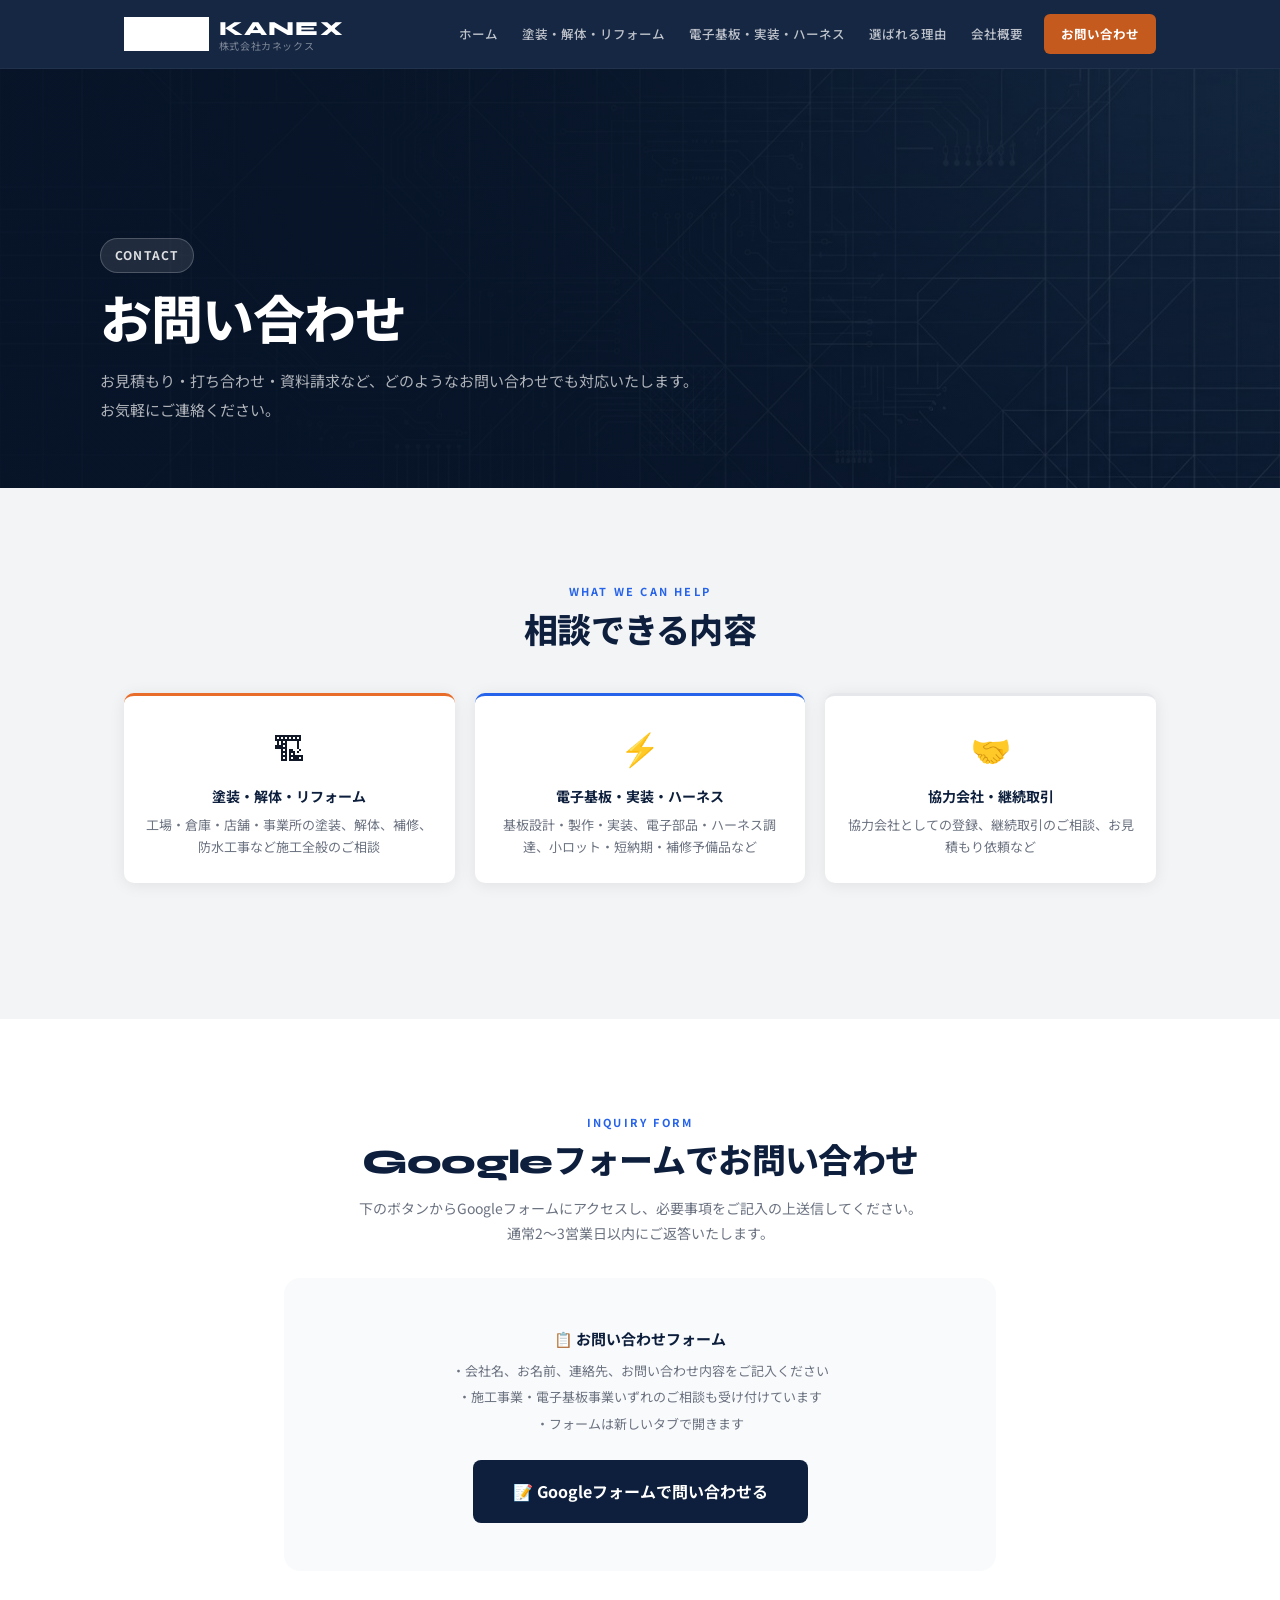
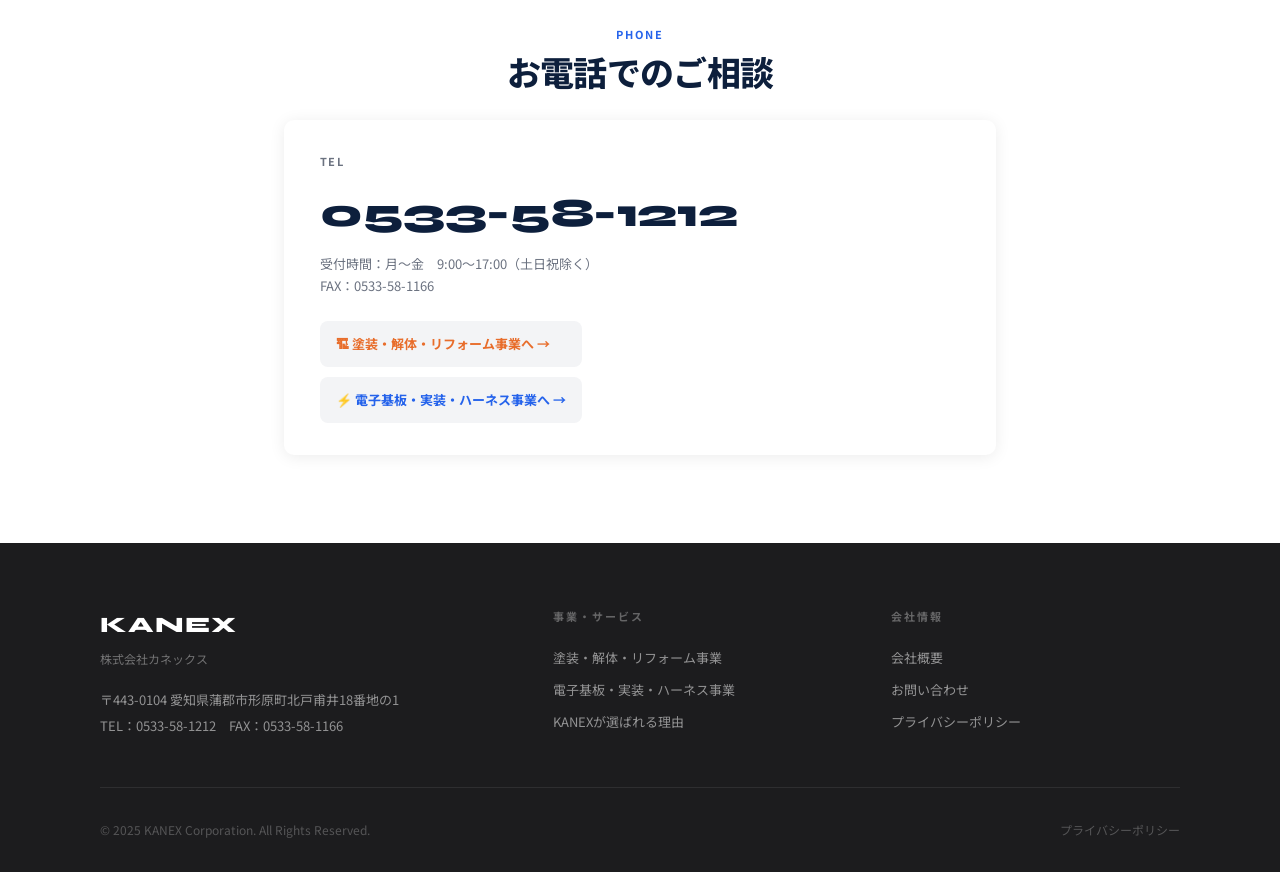
<file: contact.html>
<!DOCTYPE html>
<html lang="ja">
<head>
  <meta charset="UTF-8">
  <meta name="viewport" content="width=device-width, initial-scale=1.0">
  <title>お問い合わせ｜株式会社カネックス</title>
  <meta name="description" content="KANEXへのお問い合わせ。塗装・解体・リフォーム工事、電子基板・実装・ハーネスに関するご相談・お見積もりはこちらから。">
  <link rel="icon" href="Photos/kanex-logo.png" type="image/png">
  <link rel="stylesheet" href="assets/css/style.css">
</head>
<body>
  <header class="site-header">
    <div class="header-inner">
      <a href="index.html" class="logo"><img src="Photos/kanex-logo.png" alt="KANEX" class="logo-img"><div class="logo-text"><span class="logo-en">KANEX</span><span class="logo-jp">株式会社カネックス</span></div></a>
      <nav class="nav">
        <a href="index.html" class="nav-link">ホーム</a>
        <a href="construction.html" class="nav-link">塗装・解体・リフォーム</a>
        <a href="electronics.html" class="nav-link">電子基板・実装・ハーネス</a>
        <a href="why-kanex.html" class="nav-link">選ばれる理由</a>
        <a href="company.html" class="nav-link">会社概要</a>
        <a href="contact.html" class="nav-cta" style="background:var(--orange-dark);">お問い合わせ</a>
      </nav>
      <button class="hamburger" aria-label="メニューを開く"><span></span><span></span><span></span></button>
    </div>
  </header>
  <nav class="mobile-nav">
    <a href="index.html" class="mobile-nav-link">ホーム</a>
    <a href="construction.html" class="mobile-nav-link">塗装・解体・リフォーム事業</a>
    <a href="electronics.html" class="mobile-nav-link">電子基板・実装・ハーネス事業</a>
    <a href="why-kanex.html" class="mobile-nav-link">KANEXが選ばれる理由</a>
    <a href="company.html" class="mobile-nav-link">会社概要</a>
    <a href="contact.html" class="mobile-nav-cta">お問い合わせ</a>
  </nav>

  <section class="page-hero">
    <div class="page-hero-bg" style="background-image:url('Photos/input_file_14.png');"></div>
    <div class="page-hero-overlay"></div>
    <div class="page-hero-inner">
      <span class="page-hero-badge">CONTACT</span>
      <h1>お問い合わせ</h1>
      <p class="page-hero-sub">お見積もり・打ち合わせ・資料請求など、どのようなお問い合わせでも対応いたします。<br>お気軽にご連絡ください。</p>
    </div>
  </section>

  <!-- 相談内容ガイド -->
  <section class="section-pad" style="background:var(--gray-100);">
    <div class="container">
      <div style="text-align:center;margin-bottom:40px;">
        <span class="eyebrow">WHAT WE CAN HELP</span>
        <h2 class="section-title">相談できる内容</h2>
      </div>
      <div class="contact-opts">
        <div class="co-card co-card-o">
          <div class="co-ico">🏗</div>
          <div class="co-t">塗装・解体・リフォーム</div>
          <p class="co-p">工場・倉庫・店舗・事業所の塗装、解体、補修、防水工事など施工全般のご相談</p>
        </div>
        <div class="co-card co-card-b">
          <div class="co-ico">⚡</div>
          <div class="co-t">電子基板・実装・ハーネス</div>
          <p class="co-p">基板設計・製作・実装、電子部品・ハーネス調達、小ロット・短納期・補修予備品など</p>
        </div>
        <div class="co-card">
          <div class="co-ico">🤝</div>
          <div class="co-t">協力会社・継続取引</div>
          <p class="co-p">協力会社としての登録、継続取引のご相談、お見積もり依頼など</p>
        </div>
      </div>
    </div>
  </section>

  <!-- Googleフォーム -->
  <section class="section-pad" style="background:var(--white);">
    <div class="container" style="max-width:760px;">
      <div style="text-align:center;margin-bottom:32px;">
        <span class="eyebrow">INQUIRY FORM</span>
        <h2 class="section-title">Googleフォームでお問い合わせ</h2>
        <p style="font-size:14px;color:var(--gray-500);margin-top:8px;line-height:1.8;">下のボタンからGoogleフォームにアクセスし、必要事項をご記入の上送信してください。<br>通常2〜3営業日以内にご返答いたします。</p>
      </div>

      <div class="gform-wrap">
        <p style="font-size:15px;font-weight:700;color:var(--navy);margin-bottom:8px;">📋 お問い合わせフォーム</p>
        <p style="font-size:13px;color:var(--gray-500);line-height:1.75;margin-bottom:4px;">・会社名、お名前、連絡先、お問い合わせ内容をご記入ください</p>
        <p style="font-size:13px;color:var(--gray-500);line-height:1.75;margin-bottom:4px;">・施工事業・電子基板事業いずれのご相談も受け付けています</p>
        <p style="font-size:13px;color:var(--gray-500);line-height:1.75;">・フォームは新しいタブで開きます</p>
        <a href="https://docs.google.com/forms/d/e/1FAIpQLScsQVau4MhDx8aRU4BgI4pmqSIFqitVKRauBHumlL_JH9M0Mg/viewform?usp=header" target="_blank" rel="noopener noreferrer" class="gform-btn">
          📝 Googleフォームで問い合わせる
        </a>
      </div>

      <!-- 電話 -->
      <div>
        <div style="text-align:center;margin-bottom:24px;">
          <span class="eyebrow">PHONE</span>
          <h2 class="section-title">お電話でのご相談</h2>
        </div>
        <div class="tel-card">
          <div>
            <div style="font-size:11px;font-weight:700;letter-spacing:0.12em;color:var(--gray-500);margin-bottom:8px;">TEL</div>
            <div class="tel-num"><a href="tel:0533581212">0533-58-1212</a></div>
            <p class="tel-hours">受付時間：月〜金　9:00〜17:00（土日祝除く）<br>FAX：0533-58-1166</p>
          </div>
          <div style="display:flex;flex-direction:column;gap:10px;">
            <a href="construction.html" style="display:flex;align-items:center;gap:10px;text-decoration:none;background:var(--gray-100);border-radius:8px;padding:12px 16px;font-size:13px;font-weight:700;color:var(--orange);transition:all 0.2s;">🏗 塗装・解体・リフォーム事業へ →</a>
            <a href="electronics.html" style="display:flex;align-items:center;gap:10px;text-decoration:none;background:var(--gray-100);border-radius:8px;padding:12px 16px;font-size:13px;font-weight:700;color:var(--blue);transition:all 0.2s;">⚡ 電子基板・実装・ハーネス事業へ →</a>
          </div>
        </div>
      </div>
    </div>
  </section>

  <footer class="site-footer">
    <div class="footer-inner">
      <div><div class="ft-logo-en">KANEX</div><div class="ft-logo-jp">株式会社カネックス</div><div class="ft-info">〒443-0104 愛知県蒲郡市形原町北戸甫井18番地の1<br>TEL：<a href="tel:0533581212">0533-58-1212</a>　FAX：0533-58-1166</div></div>
      <div><div class="ft-nav-ttl">事業・サービス</div><a href="construction.html" class="ft-nav-lnk">塗装・解体・リフォーム事業</a><a href="electronics.html" class="ft-nav-lnk">電子基板・実装・ハーネス事業</a><a href="why-kanex.html" class="ft-nav-lnk">KANEXが選ばれる理由</a></div>
      <div><div class="ft-nav-ttl">会社情報</div><a href="company.html" class="ft-nav-lnk">会社概要</a><a href="contact.html" class="ft-nav-lnk">お問い合わせ</a><a href="privacy.html" class="ft-nav-lnk">プライバシーポリシー</a></div>
    </div>
    <div class="footer-bottom"><span>© 2025 KANEX Corporation. All Rights Reserved.</span><a href="privacy.html" style="color:inherit;">プライバシーポリシー</a></div>
  </footer>
  <script src="assets/js/main.js"></script>
</body>
</html>
</file>
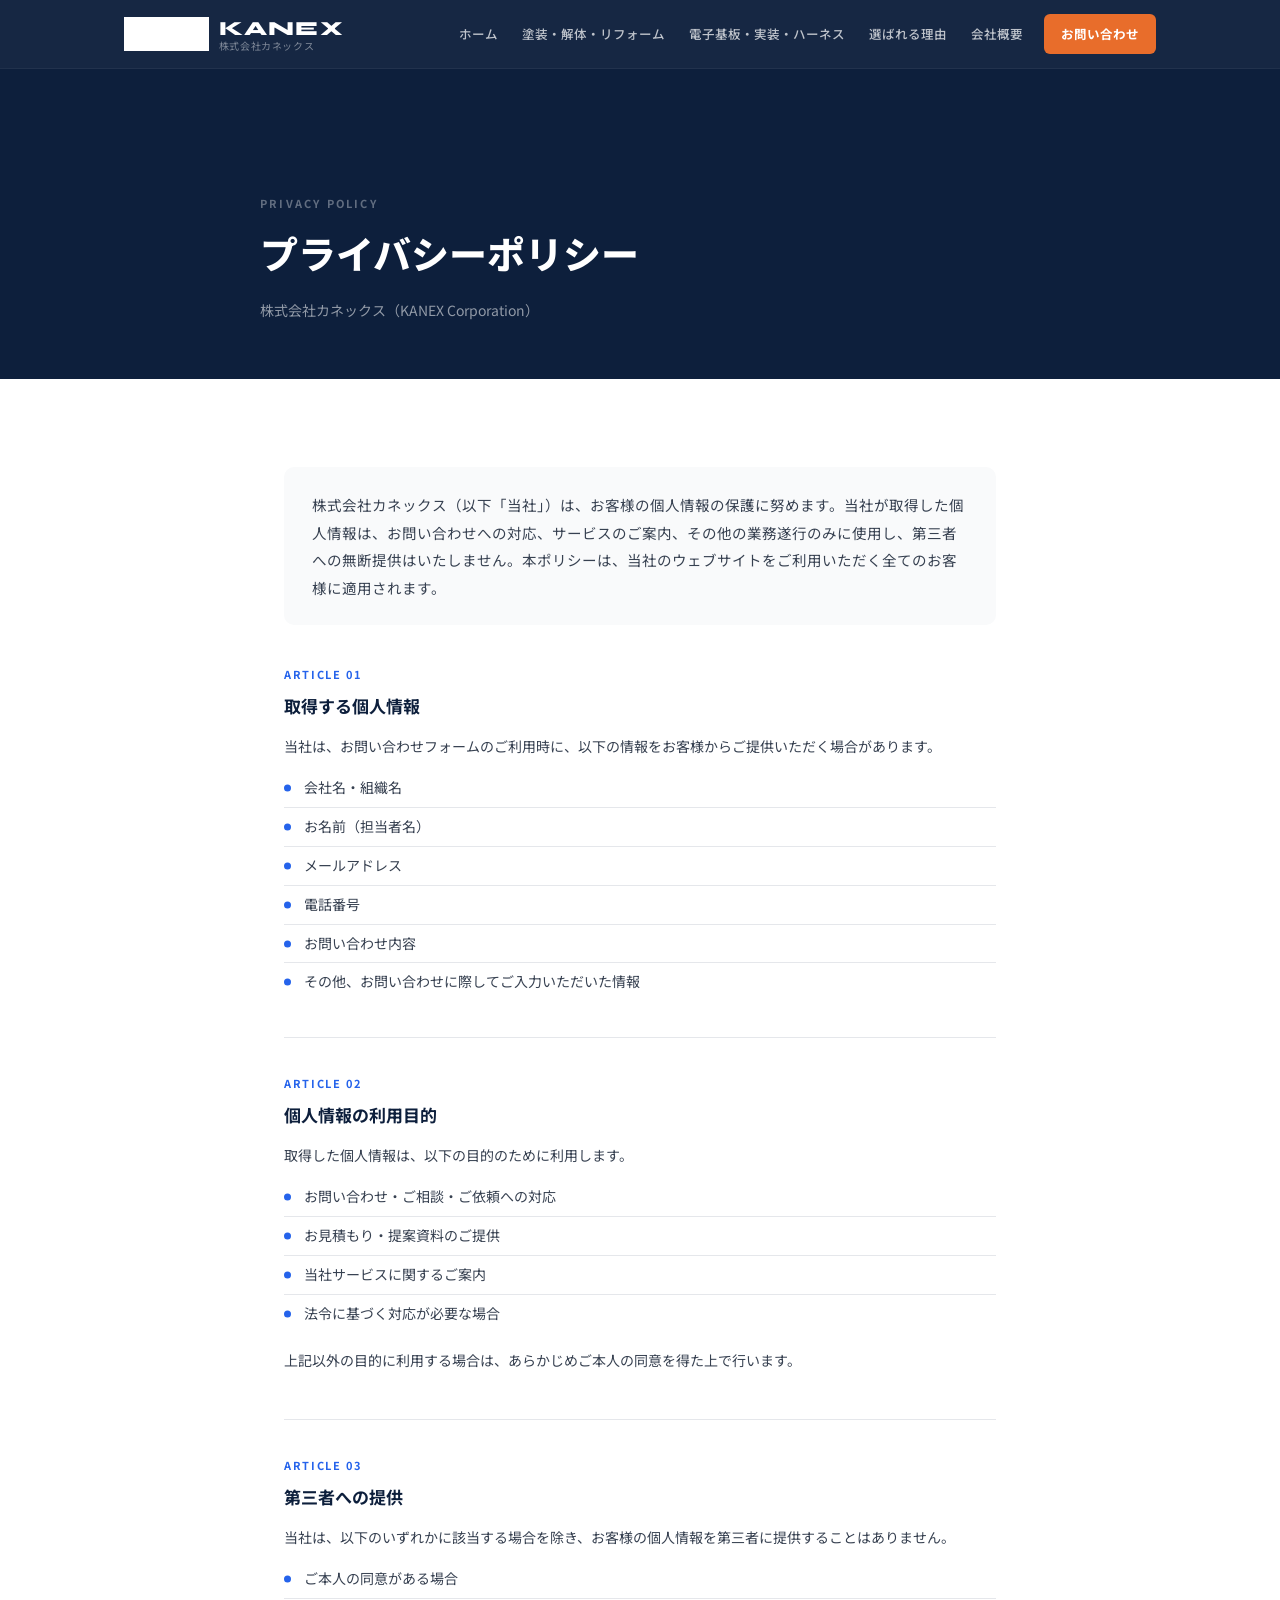
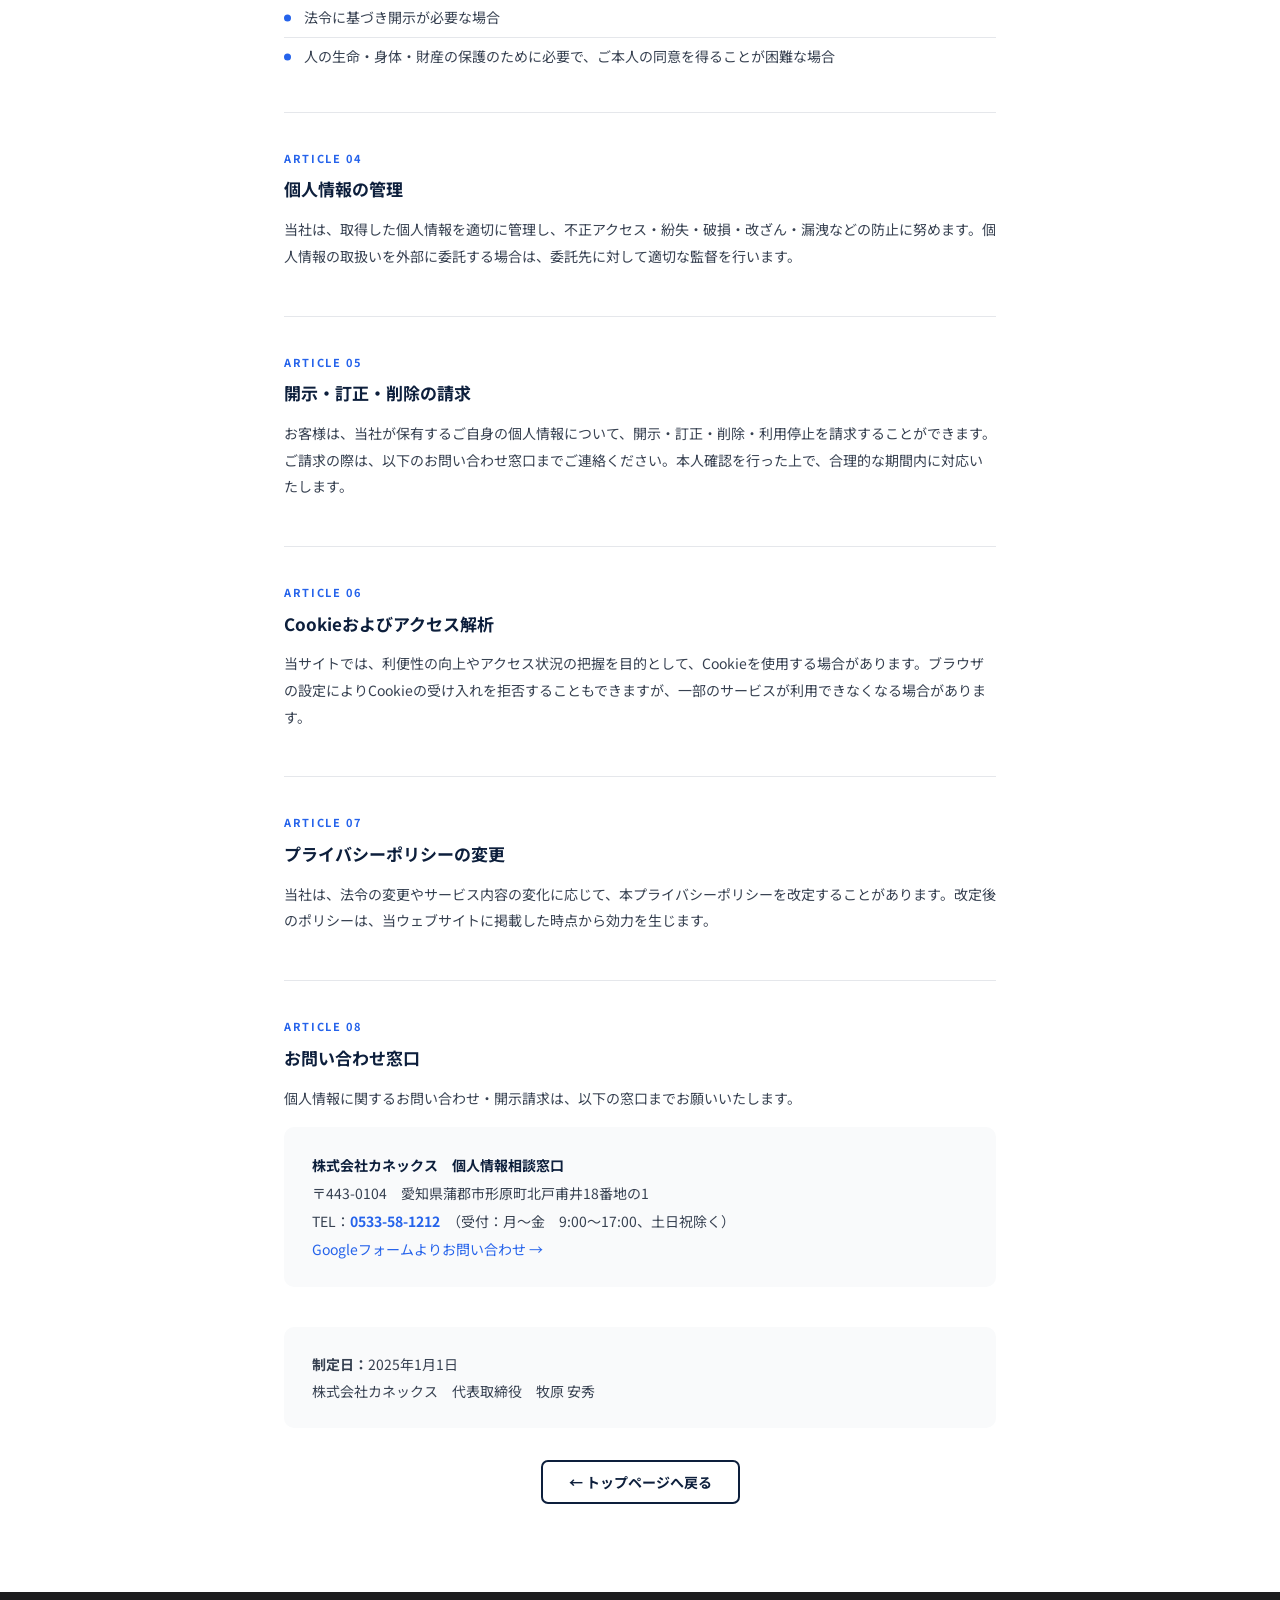
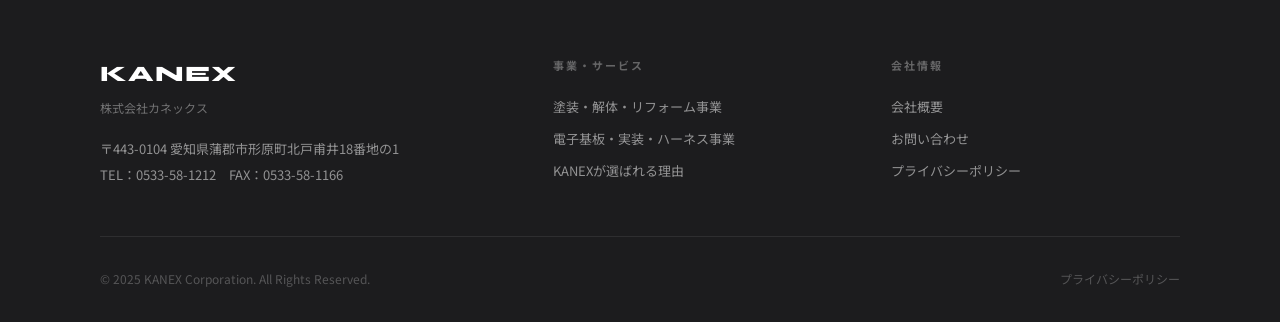
<file: privacy.html>
<!DOCTYPE html>
<html lang="ja">
<head>
  <meta charset="UTF-8">
  <meta name="viewport" content="width=device-width, initial-scale=1.0">
  <title>プライバシーポリシー｜株式会社カネックス</title>
  <meta name="description" content="株式会社カネックスのプライバシーポリシー。個人情報の取得・利用目的・第三者提供・開示請求・お問い合わせ窓口についてご確認ください。">
  <link rel="icon" href="Photos/kanex-logo.png" type="image/png">
  <link rel="stylesheet" href="assets/css/style.css">
</head>
<body>
  <header class="site-header">
    <div class="header-inner">
      <a href="index.html" class="logo"><img src="Photos/kanex-logo.png" alt="KANEX" class="logo-img"><div class="logo-text"><span class="logo-en">KANEX</span><span class="logo-jp">株式会社カネックス</span></div></a>
      <nav class="nav">
        <a href="index.html" class="nav-link">ホーム</a>
        <a href="construction.html" class="nav-link">塗装・解体・リフォーム</a>
        <a href="electronics.html" class="nav-link">電子基板・実装・ハーネス</a>
        <a href="why-kanex.html" class="nav-link">選ばれる理由</a>
        <a href="company.html" class="nav-link">会社概要</a>
        <a href="contact.html" class="nav-cta">お問い合わせ</a>
      </nav>
      <button class="hamburger" aria-label="メニューを開く"><span></span><span></span><span></span></button>
    </div>
  </header>
  <nav class="mobile-nav">
    <a href="index.html" class="mobile-nav-link">ホーム</a>
    <a href="construction.html" class="mobile-nav-link">塗装・解体・リフォーム事業</a>
    <a href="electronics.html" class="mobile-nav-link">電子基板・実装・ハーネス事業</a>
    <a href="why-kanex.html" class="mobile-nav-link">KANEXが選ばれる理由</a>
    <a href="company.html" class="mobile-nav-link">会社概要</a>
    <a href="contact.html" class="mobile-nav-cta">お問い合わせ</a>
  </nav>

  <!-- PAGE HERO (light) -->
  <section style="background:var(--navy);padding:120px 24px 56px;margin-top:68px;">
    <div style="max-width:760px;margin:0 auto;">
      <span style="display:inline-block;font-size:11px;font-weight:700;letter-spacing:0.2em;color:rgba(255,255,255,0.35);margin-bottom:12px;">PRIVACY POLICY</span>
      <h1 style="font-family:var(--font-display);font-size:clamp(24px,4vw,38px);font-weight:800;color:var(--white);margin-bottom:10px;">プライバシーポリシー</h1>
      <p style="font-size:14px;color:rgba(255,255,255,0.55);">株式会社カネックス（KANEX Corporation）</p>
    </div>
  </section>

  <!-- 本文 -->
  <div class="prv-wrap">
    <div class="prv-intro">
      株式会社カネックス（以下「当社」）は、お客様の個人情報の保護に努めます。当社が取得した個人情報は、お問い合わせへの対応、サービスのご案内、その他の業務遂行のみに使用し、第三者への無断提供はいたしません。本ポリシーは、当社のウェブサイトをご利用いただく全てのお客様に適用されます。
    </div>

    <div class="prv-art">
      <p class="prv-n">ARTICLE 01</p>
      <h2 class="prv-t">取得する個人情報</h2>
      <p class="prv-p">当社は、お問い合わせフォームのご利用時に、以下の情報をお客様からご提供いただく場合があります。</p>
      <ul class="prv-list">
        <li>会社名・組織名</li>
        <li>お名前（担当者名）</li>
        <li>メールアドレス</li>
        <li>電話番号</li>
        <li>お問い合わせ内容</li>
        <li>その他、お問い合わせに際してご入力いただいた情報</li>
      </ul>
    </div>

    <div class="prv-art">
      <p class="prv-n">ARTICLE 02</p>
      <h2 class="prv-t">個人情報の利用目的</h2>
      <p class="prv-p">取得した個人情報は、以下の目的のために利用します。</p>
      <ul class="prv-list">
        <li>お問い合わせ・ご相談・ご依頼への対応</li>
        <li>お見積もり・提案資料のご提供</li>
        <li>当社サービスに関するご案内</li>
        <li>法令に基づく対応が必要な場合</li>
      </ul>
      <p class="prv-p" style="margin-top:14px;">上記以外の目的に利用する場合は、あらかじめご本人の同意を得た上で行います。</p>
    </div>

    <div class="prv-art">
      <p class="prv-n">ARTICLE 03</p>
      <h2 class="prv-t">第三者への提供</h2>
      <p class="prv-p">当社は、以下のいずれかに該当する場合を除き、お客様の個人情報を第三者に提供することはありません。</p>
      <ul class="prv-list">
        <li>ご本人の同意がある場合</li>
        <li>法令に基づき開示が必要な場合</li>
        <li>人の生命・身体・財産の保護のために必要で、ご本人の同意を得ることが困難な場合</li>
      </ul>
    </div>

    <div class="prv-art">
      <p class="prv-n">ARTICLE 04</p>
      <h2 class="prv-t">個人情報の管理</h2>
      <p class="prv-p">当社は、取得した個人情報を適切に管理し、不正アクセス・紛失・破損・改ざん・漏洩などの防止に努めます。個人情報の取扱いを外部に委託する場合は、委託先に対して適切な監督を行います。</p>
    </div>

    <div class="prv-art">
      <p class="prv-n">ARTICLE 05</p>
      <h2 class="prv-t">開示・訂正・削除の請求</h2>
      <p class="prv-p">お客様は、当社が保有するご自身の個人情報について、開示・訂正・削除・利用停止を請求することができます。ご請求の際は、以下のお問い合わせ窓口までご連絡ください。本人確認を行った上で、合理的な期間内に対応いたします。</p>
    </div>

    <div class="prv-art">
      <p class="prv-n">ARTICLE 06</p>
      <h2 class="prv-t">Cookieおよびアクセス解析</h2>
      <p class="prv-p">当サイトでは、利便性の向上やアクセス状況の把握を目的として、Cookieを使用する場合があります。ブラウザの設定によりCookieの受け入れを拒否することもできますが、一部のサービスが利用できなくなる場合があります。</p>
    </div>

    <div class="prv-art">
      <p class="prv-n">ARTICLE 07</p>
      <h2 class="prv-t">プライバシーポリシーの変更</h2>
      <p class="prv-p">当社は、法令の変更やサービス内容の変化に応じて、本プライバシーポリシーを改定することがあります。改定後のポリシーは、当ウェブサイトに掲載した時点から効力を生じます。</p>
    </div>

    <div class="prv-art" style="border-bottom:none;padding-bottom:0;">
      <p class="prv-n">ARTICLE 08</p>
      <h2 class="prv-t">お問い合わせ窓口</h2>
      <p class="prv-p">個人情報に関するお問い合わせ・開示請求は、以下の窓口までお願いいたします。</p>
      <div style="background:var(--gray-50);border-radius:var(--radius);padding:24px 28px;margin-top:16px;font-size:14px;color:var(--gray-700);line-height:2;">
        <strong style="color:var(--navy);">株式会社カネックス　個人情報相談窓口</strong><br>
        〒443-0104　愛知県蒲郡市形原町北戸甫井18番地の1<br>
        TEL：<a href="tel:0533581212" style="color:var(--blue);font-weight:700;">0533-58-1212</a>　（受付：月〜金　9:00〜17:00、土日祝除く）<br>
        <a href="https://docs.google.com/forms/d/e/1FAIpQLScsQVau4MhDx8aRU4BgI4pmqSIFqitVKRauBHumlL_JH9M0Mg/viewform?usp=header" target="_blank" rel="noopener noreferrer" style="color:var(--blue);">Googleフォームよりお問い合わせ →</a>
      </div>
    </div>

    <div class="prv-sign">
      <strong>制定日：</strong>2025年1月1日<br>
      株式会社カネックス　代表取締役　牧原 安秀
    </div>

    <div style="margin-top:32px;text-align:center;">
      <a href="index.html" class="btn btn-nv">← トップページへ戻る</a>
    </div>
  </div>

  <footer class="site-footer">
    <div class="footer-inner">
      <div><div class="ft-logo-en">KANEX</div><div class="ft-logo-jp">株式会社カネックス</div><div class="ft-info">〒443-0104 愛知県蒲郡市形原町北戸甫井18番地の1<br>TEL：<a href="tel:0533581212">0533-58-1212</a>　FAX：0533-58-1166</div></div>
      <div><div class="ft-nav-ttl">事業・サービス</div><a href="construction.html" class="ft-nav-lnk">塗装・解体・リフォーム事業</a><a href="electronics.html" class="ft-nav-lnk">電子基板・実装・ハーネス事業</a><a href="why-kanex.html" class="ft-nav-lnk">KANEXが選ばれる理由</a></div>
      <div><div class="ft-nav-ttl">会社情報</div><a href="company.html" class="ft-nav-lnk">会社概要</a><a href="contact.html" class="ft-nav-lnk">お問い合わせ</a><a href="privacy.html" class="ft-nav-lnk">プライバシーポリシー</a></div>
    </div>
    <div class="footer-bottom"><span>© 2025 KANEX Corporation. All Rights Reserved.</span><a href="privacy.html" style="color:inherit;">プライバシーポリシー</a></div>
  </footer>
  <script src="assets/js/main.js"></script>
</body>
</html>
</file>
<file: assets/css/style.css>
/* ================================================================
   KANEX Corporation — Main Stylesheet
   GitHub Pages Static Site
   ================================================================ */

@import url('https://fonts.googleapis.com/css2?family=Noto+Sans+JP:wght@400;500;700;900&family=Syne:wght@700;800&display=swap');

:root {
  --navy: #0D1F3C;
  --navy-mid: #1A2F5C;
  --navy-dark: #071428;
  --charcoal: #1C1C1E;
  --orange: #E86D2B;
  --orange-dark: #C45A1E;
  --orange-light: #FFF5EF;
  --blue: #2563EB;
  --blue-dark: #1D4ED8;
  --blue-light: #EFF6FF;
  --white: #FFFFFF;
  --gray-50: #F9FAFB;
  --gray-100: #F3F4F6;
  --gray-200: #E5E7EB;
  --gray-300: #D1D5DB;
  --gray-500: #6B7280;
  --gray-700: #374151;
  --gray-900: #111827;
  --font-jp: 'Noto Sans JP', 'Hiragino Kaku Gothic ProN', 'Yu Gothic', sans-serif;
  --font-display: 'Syne', var(--font-jp);
  --radius: 10px;
  --radius-lg: 16px;
  --shadow: 0 2px 16px rgba(0,0,0,0.08);
  --shadow-lg: 0 8px 40px rgba(0,0,0,0.12);
  --transition: 0.2s ease;
  --max-width: 1080px;
  --section-pad: 88px 24px;
}

*, *::before, *::after { box-sizing: border-box; margin: 0; padding: 0; }
html { scroll-behavior: smooth; }
body {
  font-family: var(--font-jp);
  color: var(--gray-900);
  background: var(--white);
  line-height: 1.7;
  -webkit-font-smoothing: antialiased;
  overflow-x: hidden;
}
img { max-width: 100%; height: auto; display: block; }
a { color: inherit; text-decoration: none; }
ul, ol { list-style: none; }

.container { max-width: var(--max-width); margin: 0 auto; padding: 0 24px; }
.section-pad { padding: var(--section-pad); }
.text-center { text-align: center; }

/* Eyebrow labels */
.eyebrow {
  display: inline-block; font-size: 11px; font-weight: 700;
  letter-spacing: 0.2em; text-transform: uppercase;
  color: var(--blue); margin-bottom: 10px;
}
.eyebrow-o { color: var(--orange); }
.eyebrow-w { color: rgba(255,255,255,0.45); }

.section-title {
  font-family: var(--font-display);
  font-size: clamp(22px, 3.5vw, 34px);
  font-weight: 800; color: var(--navy);
  line-height: 1.25; letter-spacing: -0.02em; margin-bottom: 12px;
}
.section-title--w { color: var(--white); }
.section-sub { font-size: 15px; color: var(--gray-500); line-height: 1.8; margin-bottom: 48px; }
.section-sub--w { color: rgba(255,255,255,0.55); margin-bottom: 40px; }

/* ── HEADER ── */
.site-header {
  position: fixed; top: 0; left: 0; right: 0; z-index: 100;
  background: rgba(13,31,60,0.96); backdrop-filter: blur(12px);
  border-bottom: 1px solid rgba(255,255,255,0.07);
  transition: all var(--transition);
}
.site-header.scrolled { background: rgba(7,20,40,0.98); box-shadow: 0 4px 24px rgba(0,0,0,0.25); }
.header-inner {
  max-width: var(--max-width); margin: 0 auto; padding: 0 24px;
  height: 68px; display: flex; align-items: center; justify-content: space-between; gap: 20px;
}
.logo { display: flex; align-items: center; gap: 10px; flex-shrink: 0; }
.logo-img { height: 34px; width: auto; object-fit: contain; filter: brightness(0) invert(1); }
.logo-text { display: flex; flex-direction: column; line-height: 1.1; }
.logo-en { font-family: var(--font-display); font-size: 20px; font-weight: 800; color: var(--white); letter-spacing: 0.06em; }
.logo-jp { font-size: 10px; color: rgba(255,255,255,0.45); letter-spacing: 0.06em; }
.nav { display: flex; align-items: center; gap: 2px; }
.nav-link {
  font-size: 12.5px; font-weight: 500; color: rgba(255,255,255,0.72);
  padding: 8px 11px; border-radius: 6px;
  transition: all var(--transition); white-space: nowrap;
}
.nav-link:hover { color: var(--white); background: rgba(255,255,255,0.08); }
.nav-cta {
  font-size: 12.5px; font-weight: 700; color: var(--white);
  background: var(--orange); padding: 9px 17px; border-radius: 6px; margin-left: 8px;
  transition: all var(--transition); white-space: nowrap;
}
.nav-cta:hover { background: var(--orange-dark); transform: translateY(-1px); }
.hamburger {
  display: none; flex-direction: column; gap: 5px;
  cursor: pointer; padding: 8px; background: none; border: none; z-index: 110;
}
.hamburger span { display: block; width: 22px; height: 2px; background: var(--white); border-radius: 2px; transition: all 0.25s ease; }
.hamburger.open span:nth-child(1) { transform: translateY(7px) rotate(45deg); }
.hamburger.open span:nth-child(2) { opacity: 0; }
.hamburger.open span:nth-child(3) { transform: translateY(-7px) rotate(-45deg); }
.mobile-nav {
  display: none; position: fixed; top: 68px; left: 0; right: 0; bottom: 0;
  background: rgba(7,20,40,0.98); padding: 32px 24px; z-index: 99;
  flex-direction: column; gap: 4px; overflow-y: auto;
}
.mobile-nav.open { display: flex; }
.mobile-nav-link {
  display: block; font-size: 16px; font-weight: 600;
  color: rgba(255,255,255,0.82); padding: 14px 0;
  border-bottom: 1px solid rgba(255,255,255,0.07);
  transition: color var(--transition);
}
.mobile-nav-link:hover { color: var(--white); }
.mobile-nav-cta {
  display: block; font-size: 15px; font-weight: 700; color: var(--white);
  background: var(--orange); text-align: center; padding: 16px;
  border-radius: 8px; margin-top: 16px;
}

/* ── BUTTONS ── */
.btn {
  display: inline-flex; align-items: center; gap: 8px;
  font-family: var(--font-jp); font-size: 14px; font-weight: 700;
  padding: 13px 26px; border-radius: 7px; border: none; cursor: pointer;
  transition: all var(--transition); text-decoration: none; white-space: nowrap; line-height: 1;
}
.btn-o { background: var(--orange); color: var(--white); }
.btn-o:hover { background: var(--orange-dark); transform: translateY(-2px); box-shadow: 0 6px 20px rgba(232,109,43,0.35); color: var(--white); }
.btn-b { background: var(--blue); color: var(--white); }
.btn-b:hover { background: var(--blue-dark); transform: translateY(-2px); box-shadow: 0 6px 20px rgba(37,99,235,0.35); color: var(--white); }
.btn-w { background: var(--white); color: var(--navy); }
.btn-w:hover { background: var(--gray-100); transform: translateY(-2px); color: var(--navy); }
.btn-ow { background: transparent; color: var(--white); border: 2px solid rgba(255,255,255,0.38); }
.btn-ow:hover { border-color: var(--white); background: rgba(255,255,255,0.08); transform: translateY(-1px); color: var(--white); }
.btn-nv { background: transparent; color: var(--navy); border: 2px solid var(--navy); }
.btn-nv:hover { background: var(--navy); color: var(--white); }
.btn-lg { font-size: 15px; padding: 16px 32px; }
.btn-grp { display: flex; flex-wrap: wrap; gap: 12px; }

/* ── HERO (index) ── */
.hero {
  position: relative; min-height: 100vh; display: flex; align-items: center;
  overflow: hidden; margin-top: 68px;
}
.hero-bg {
  position: absolute; inset: 0;
  background-image: url('../Photos/input_file_0.png');
  background-size: cover; background-position: center; z-index: 0;
}
.hero-overlay {
  position: absolute; inset: 0;
  background: linear-gradient(to right, rgba(7,20,40,0.88) 0%, rgba(7,20,40,0.62) 55%, rgba(7,20,40,0.28) 100%);
  z-index: 1;
}
.hero-grid {
  position: absolute; inset: 0; z-index: 1;
  background-image: linear-gradient(rgba(255,255,255,0.022) 1px,transparent 1px), linear-gradient(90deg,rgba(255,255,255,0.022) 1px,transparent 1px);
  background-size: 64px 64px;
}
.hero-inner { position: relative; z-index: 2; max-width: var(--max-width); margin: 0 auto; padding: 80px 24px; width: 100%; }
.hero-tag {
  display: inline-block; font-size: 11px; font-weight: 700; letter-spacing: 0.2em;
  color: rgba(255,255,255,0.42); border: 1px solid rgba(255,255,255,0.14);
  padding: 5px 14px; border-radius: 100px; margin-bottom: 28px;
}
.hero h1 {
  font-family: var(--font-display); font-size: clamp(30px,5.5vw,60px);
  font-weight: 800; color: var(--white); line-height: 1.18;
  letter-spacing: -0.025em; margin-bottom: 20px; max-width: 720px;
}
.hero-sub { font-size: clamp(14px,2vw,17px); color: rgba(255,255,255,0.78); font-weight: 500; margin-bottom: 10px; }
.hero-desc { font-size: 14px; color: rgba(255,255,255,0.5); margin-bottom: 44px; line-height: 1.9; max-width: 500px; }
.scroll-hint { position: absolute; bottom: 36px; left: 50%; transform: translateX(-50%); z-index: 2; display: flex; flex-direction: column; align-items: center; gap: 8px; }
.scroll-hint span { font-size: 10px; letter-spacing: 0.18em; color: rgba(255,255,255,0.28); text-transform: uppercase; }
.scroll-arrow { width: 24px; height: 24px; border-right: 2px solid rgba(255,255,255,0.22); border-bottom: 2px solid rgba(255,255,255,0.22); transform: rotate(45deg); animation: bounce 2s infinite; }
@keyframes bounce { 0%,100%{transform:rotate(45deg) translateY(0)} 50%{transform:rotate(45deg) translateY(5px)} }

/* ── PAGE HERO (inner pages) ── */
.page-hero {
  position: relative; min-height: 420px; display: flex; align-items: flex-end;
  padding: 120px 24px 64px; overflow: hidden; margin-top: 68px;
}
.page-hero-bg { position: absolute; inset: 0; background-size: cover; background-position: center; z-index: 0; }
.page-hero-overlay {
  position: absolute; inset: 0; z-index: 1;
  background: linear-gradient(to right, rgba(7,20,40,0.90) 40%, rgba(7,20,40,0.5) 100%);
}
.page-hero-inner { position: relative; z-index: 2; max-width: var(--max-width); margin: 0 auto; width: 100%; }
.page-hero-badge {
  display: inline-flex; align-items: center; gap: 8px;
  background: rgba(255,255,255,0.1); border: 1px solid rgba(255,255,255,0.2);
  color: rgba(255,255,255,0.85); font-size: 12px; font-weight: 700; letter-spacing: 0.1em;
  padding: 6px 14px; border-radius: 100px; margin-bottom: 18px;
}
.page-hero h1 {
  font-family: var(--font-display); font-size: clamp(26px,5vw,52px);
  font-weight: 800; color: var(--white); line-height: 1.2; margin-bottom: 14px; letter-spacing: -0.02em;
}
.page-hero-sub { font-size: clamp(13px,2vw,15px); color: rgba(255,255,255,0.68); line-height: 1.9; max-width: 640px; }
.accent-bar-o { border-left: 4px solid var(--orange); padding-left: 20px; }
.accent-bar-b { border-left: 4px solid var(--blue); padding-left: 20px; }

/* ── BIZ CARDS ── */
.biz-section { background: var(--gray-100); }
.biz-grid { display: grid; grid-template-columns: 1fr 1fr; gap: 24px; max-width: var(--max-width); margin: 0 auto; }
.biz-card {
  background: var(--white); border-radius: var(--radius-lg); overflow: hidden;
  box-shadow: var(--shadow); display: flex; flex-direction: column;
  transition: transform var(--transition), box-shadow var(--transition);
}
.biz-card:hover { transform: translateY(-4px); box-shadow: var(--shadow-lg); }
.biz-card-img { width: 100%; height: 220px; object-fit: cover; background: var(--gray-200); }
.biz-card-body { padding: 28px; flex: 1; display: flex; flex-direction: column; }
.bar-o { width: 40px; height: 4px; background: var(--orange); border-radius: 2px; margin-bottom: 14px; }
.bar-b { width: 40px; height: 4px; background: var(--blue); border-radius: 2px; margin-bottom: 14px; }
.biz-card-title { font-family: var(--font-display); font-size: 18px; font-weight: 800; color: var(--navy); margin-bottom: 12px; line-height: 1.35; }
.biz-card-text { font-size: 14px; color: var(--gray-700); line-height: 1.85; margin-bottom: 18px; flex: 1; }
.tags { display: flex; flex-wrap: wrap; gap: 6px; margin-bottom: 20px; }
.tag-o { font-size: 11px; font-weight: 600; color: var(--orange); background: var(--orange-light); border: 1px solid #FDDCCC; padding: 3px 10px; border-radius: 100px; }
.tag-b { font-size: 11px; font-weight: 600; color: var(--blue); background: var(--blue-light); border: 1px solid #BFDBFE; padding: 3px 10px; border-radius: 100px; }

/* ── WHY (dark bg) ── */
.why-sec {
  background: var(--navy); position: relative; overflow: hidden;
}
.why-sec::before {
  content: ''; position: absolute; inset: 0;
  background: url('../Photos/input_file_14.png') center/cover;
  opacity: 0.08; z-index: 0;
}
.why-sec > * { position: relative; z-index: 1; }
.why-grid { display: grid; grid-template-columns: 1fr 1fr; gap: 14px; max-width: var(--max-width); margin: 0 auto; }
.why-card { background: rgba(255,255,255,0.05); border: 1px solid rgba(255,255,255,0.09); border-radius: var(--radius); padding: 28px 24px; transition: background var(--transition); }
.why-card:hover { background: rgba(255,255,255,0.09); }
.why-n { font-size: 11px; font-weight: 700; letter-spacing: 0.14em; color: rgba(255,255,255,0.2); margin-bottom: 14px; }
.why-ico { font-size: 28px; margin-bottom: 10px; display: block; }
.why-t { font-size: 15px; font-weight: 700; color: var(--white); margin-bottom: 8px; line-height: 1.45; }
.why-p { font-size: 13px; color: rgba(255,255,255,0.56); line-height: 1.85; }

/* ── CONSULT ── */
.consult-sec { background: var(--gray-50); }
.consult-grid { display: grid; grid-template-columns: 1fr 1fr; gap: 24px; max-width: var(--max-width); margin: 0 auto; }
.consult-col { background: var(--white); border-radius: var(--radius); overflow: hidden; box-shadow: 0 1px 8px rgba(0,0,0,0.06); }
.c-head-o { background: var(--orange); color: var(--white); padding: 15px 22px; font-size: 14px; font-weight: 700; }
.c-head-b { background: var(--blue); color: var(--white); padding: 15px 22px; font-size: 14px; font-weight: 700; }
.c-list { padding: 16px 22px; }
.c-item { display: flex; align-items: flex-start; gap: 10px; font-size: 13.5px; color: var(--gray-700); padding: 8px 0; border-bottom: 1px solid var(--gray-200); line-height: 1.65; }
.c-item:last-child { border-bottom: none; }
.ck-o { color: var(--orange); font-weight: 800; flex-shrink: 0; }
.ck-b { color: var(--blue); font-weight: 800; flex-shrink: 0; }

/* ── ABOUT / STATS ── */
.about-sec { background: var(--white); }
.about-inner { max-width: var(--max-width); margin: 0 auto; display: grid; grid-template-columns: 1fr 1fr; gap: 64px; align-items: start; }
.about-txt p { font-size: 14.5px; color: var(--gray-700); line-height: 1.95; margin-bottom: 20px; }
.stats-grid { display: grid; grid-template-columns: 1fr 1fr; gap: 12px; }
.stat-card { background: var(--gray-100); border-radius: var(--radius); padding: 22px 16px; text-align: center; }
.stat-n { font-family: var(--font-display); font-size: clamp(24px,3.5vw,36px); font-weight: 800; color: var(--navy); line-height: 1.05; margin-bottom: 5px; letter-spacing: -0.03em; }
.stat-l { font-size: 11px; color: var(--gray-500); font-weight: 600; letter-spacing: 0.06em; }

/* ── CTA SEC ── */
.cta-sec {
  background: var(--navy); position: relative; overflow: hidden; text-align: center;
}
.cta-sec::before {
  content: ''; position: absolute; inset: 0;
  background: url('../Photos/input_file_14.png') center/cover;
  opacity: 0.1; z-index: 0;
}
.cta-inner { position: relative; z-index: 1; max-width: 640px; margin: 0 auto; }
.cta-title { font-family: var(--font-display); font-size: clamp(20px,3.5vw,32px); font-weight: 800; color: var(--white); margin-bottom: 14px; line-height: 1.35; }
.cta-text { font-size: 14px; color: rgba(255,255,255,0.58); margin-bottom: 36px; line-height: 1.85; }

/* ── WORK GRID ── */
.work-grid { display: grid; grid-template-columns: repeat(3,1fr); gap: 20px; }
.work-card { background: var(--gray-100); border-radius: var(--radius); padding: 26px 22px; position: relative; overflow: hidden; transition: transform var(--transition), box-shadow var(--transition); }
.work-card:hover { transform: translateY(-3px); box-shadow: var(--shadow); }
.work-card::before { content: ''; position: absolute; left: 0; top: 0; bottom: 0; width: 4px; background: var(--orange); }
.work-card-b::before { background: var(--blue); }
.w-ico { font-size: 30px; margin-bottom: 12px; display: block; }
.w-t { font-size: 15px; font-weight: 700; color: var(--navy); margin-bottom: 8px; }
.w-p { font-size: 13px; color: var(--gray-700); line-height: 1.8; }

/* ── COMBO CARDS ── */
.combo-grid { display: grid; grid-template-columns: repeat(3,1fr); gap: 16px; }
.combo-card { background: var(--white); border-radius: var(--radius); padding: 22px 20px; border-top: 3px solid var(--orange); box-shadow: 0 1px 8px rgba(0,0,0,0.05); }
.combo-t { font-size: 14px; font-weight: 700; color: var(--navy); margin-bottom: 8px; }
.combo-p { font-size: 13px; color: var(--gray-700); line-height: 1.75; }
.pl { display: inline-flex; align-items: center; justify-content: center; width: 18px; height: 18px; background: var(--orange); color: var(--white); border-radius: 50%; font-size: 11px; font-weight: 700; margin: 0 3px; vertical-align: middle; }

/* ── SECTION WITH IMG ── */
.img-sec { display: grid; grid-template-columns: 1fr 1fr; gap: 56px; align-items: center; max-width: var(--max-width); margin: 0 auto; }
.img-sec img { border-radius: var(--radius-lg); width: 100%; height: 340px; object-fit: cover; box-shadow: var(--shadow-lg); }
.img-sec-rev { direction: rtl; }
.img-sec-rev > * { direction: ltr; }

/* ── CLIENT TAGS ── */
.client-sec { background: var(--navy); }
.client-wrap { display: flex; flex-wrap: wrap; gap: 10px; max-width: var(--max-width); margin: 0 auto; }
.cli-tag { background: rgba(255,255,255,0.08); border: 1px solid rgba(255,255,255,0.14); color: rgba(255,255,255,0.82); font-size: 13px; font-weight: 500; padding: 7px 16px; border-radius: 6px; }

/* ── RECORD ── */
.record-sec { background: var(--gray-50); }
.record-grid { display: grid; grid-template-columns: repeat(4,1fr); gap: 10px; }
.rec-tag { background: var(--white); border-radius: 8px; padding: 13px 16px; font-size: 13px; font-weight: 500; color: var(--gray-700); box-shadow: 0 1px 6px rgba(0,0,0,0.05); display: flex; align-items: flex-start; gap: 8px; line-height: 1.5; }
.rec-ck { color: var(--orange); font-weight: 800; flex-shrink: 0; }
.rec-note { font-size: 12px; color: var(--gray-500); margin-top: 16px; padding: 12px 16px; background: var(--white); border-radius: 6px; border-left: 3px solid var(--gray-300); line-height: 1.7; }

/* ── ELECTRONICS ── */
.scope-sec { background: var(--navy); }
.scope-grid { display: grid; grid-template-columns: repeat(4,1fr); gap: 14px; }
.scope-card { background: rgba(255,255,255,0.06); border: 1px solid rgba(255,255,255,0.1); border-radius: var(--radius); padding: 24px 18px; text-align: center; transition: background var(--transition); }
.scope-card:hover { background: rgba(255,255,255,0.1); }
.scope-ico { font-size: 30px; margin-bottom: 12px; display: block; }
.scope-t { font-size: 13px; font-weight: 700; color: var(--white); margin-bottom: 6px; line-height: 1.45; }
.scope-p { font-size: 12px; color: rgba(255,255,255,0.5); line-height: 1.7; }
.equip-grid { display: grid; grid-template-columns: 1fr 1fr; gap: 24px; }
.equip-col { background: var(--gray-100); border-radius: var(--radius); overflow: hidden; }
.eq-head { background: var(--navy); color: var(--white); padding: 15px 22px; font-size: 14px; font-weight: 700; }
.eq-list { padding: 16px 22px; }
.eq-item { display: flex; align-items: center; gap: 10px; font-size: 13.5px; color: var(--gray-700); padding: 9px 0; border-bottom: 1px solid var(--gray-200); }
.eq-item:last-child { border-bottom: none; }
.eq-dot { width: 8px; height: 8px; border-radius: 50%; background: var(--blue); flex-shrink: 0; }
.eq-dot-o { background: var(--orange); }
.maker-wrap { display: flex; flex-wrap: wrap; gap: 8px; }
.maker-tag { background: var(--white); border: 1px solid var(--gray-200); color: var(--gray-700); font-size: 12.5px; font-weight: 500; padding: 5px 12px; border-radius: 4px; }
.maker-note { font-size: 12px; color: var(--gray-500); margin-top: 16px; padding: 12px 16px; background: var(--gray-100); border-radius: 6px; line-height: 1.7; }

/* ── WHY PAGE ── */
.reason-list { display: flex; flex-direction: column; gap: 24px; }
.reason-item { background: var(--white); border-radius: var(--radius-lg); padding: 32px 36px; box-shadow: var(--shadow); display: grid; grid-template-columns: 72px 1fr; gap: 28px; align-items: start; }
.reason-item-o { border-left: 4px solid var(--orange); }
.reason-item-b { border-left: 4px solid var(--blue); }
.r-num { font-family: var(--font-display); font-size: 38px; font-weight: 800; color: var(--navy); line-height: 1; letter-spacing: -0.03em; }
.r-ico { font-size: 28px; margin-top: 8px; }
.r-t { font-size: 18px; font-weight: 700; color: var(--navy); margin-bottom: 10px; line-height: 1.4; }
.r-p { font-size: 14px; color: var(--gray-700); line-height: 1.9; }
.r-tags { display: flex; flex-wrap: wrap; gap: 6px; margin-top: 14px; }

/* ── COMPANY ── */
.profile-table { width: 100%; border-collapse: collapse; }
.profile-table tr { border-bottom: 1px solid var(--gray-200); }
.profile-table tr:first-child { border-top: 1px solid var(--gray-200); }
.profile-table th { background: var(--gray-50); font-size: 13px; font-weight: 700; color: var(--navy); padding: 16px 20px; text-align: left; width: 200px; vertical-align: top; white-space: nowrap; }
.profile-table td { font-size: 14px; color: var(--gray-700); padding: 16px 20px; line-height: 1.8; vertical-align: top; }
.map-ph { width: 100%; height: 360px; background: linear-gradient(135deg,var(--gray-100),var(--gray-200)); border-radius: var(--radius); display: flex; flex-direction: column; align-items: center; justify-content: center; gap: 12px; color: var(--gray-500); font-size: 14px; border: 2px dashed var(--gray-300); }
.map-ph-ico { font-size: 48px; }

/* ── CONTACT ── */
.contact-opts { display: grid; grid-template-columns: repeat(3,1fr); gap: 20px; margin-bottom: 48px; }
.co-card { background: var(--white); border-radius: var(--radius); padding: 24px 20px; text-align: center; box-shadow: var(--shadow); border-top: 3px solid var(--gray-200); }
.co-card-o { border-top-color: var(--orange); }
.co-card-b { border-top-color: var(--blue); }
.co-ico { font-size: 32px; margin-bottom: 10px; }
.co-t { font-size: 14px; font-weight: 700; color: var(--navy); margin-bottom: 6px; }
.co-p { font-size: 13px; color: var(--gray-500); line-height: 1.7; }
.gform-wrap { background: var(--gray-50); border-radius: var(--radius-lg); padding: 48px; text-align: center; margin-bottom: 48px; }
.gform-btn {
  display: inline-flex; align-items: center; gap: 10px;
  font-family: var(--font-jp); font-size: 16px; font-weight: 700;
  color: var(--white); background: var(--navy); padding: 18px 40px;
  border-radius: 8px; transition: all var(--transition); margin-top: 24px;
}
.gform-btn:hover { background: var(--navy-mid); transform: translateY(-2px); box-shadow: var(--shadow-lg); color: var(--white); }
.tel-card { background: var(--white); border-radius: var(--radius); padding: 32px 36px; box-shadow: var(--shadow); display: flex; align-items: center; justify-content: space-between; gap: 24px; flex-wrap: wrap; }
.tel-num { font-family: var(--font-display); font-size: clamp(28px,4vw,40px); font-weight: 800; color: var(--navy); letter-spacing: -0.01em; }
.tel-num a { color: var(--navy); transition: color var(--transition); }
.tel-num a:hover { color: var(--blue); }
.tel-hours { font-size: 13px; color: var(--gray-500); margin-top: 6px; }

/* ── PRIVACY ── */
.prv-wrap { max-width: 760px; margin: 0 auto; padding: var(--section-pad); }
.prv-intro { background: var(--gray-50); border-radius: var(--radius); padding: 24px 28px; margin-bottom: 40px; font-size: 14.5px; color: var(--gray-700); line-height: 1.9; }
.prv-art { margin-bottom: 36px; padding-bottom: 36px; border-bottom: 1px solid var(--gray-200); }
.prv-art:last-child { border-bottom: none; padding-bottom: 0; }
.prv-n { font-size: 11px; font-weight: 700; letter-spacing: 0.15em; color: var(--blue); margin-bottom: 8px; }
.prv-t { font-size: 17px; font-weight: 700; color: var(--navy); margin-bottom: 12px; }
.prv-p { font-size: 14px; color: var(--gray-700); line-height: 1.9; margin-bottom: 10px; }
.prv-list li { font-size: 14px; color: var(--gray-700); padding: 7px 0 7px 20px; border-bottom: 1px solid var(--gray-200); position: relative; line-height: 1.7; }
.prv-list li::before { content: ''; position: absolute; left: 0; top: 50%; width: 7px; height: 7px; background: var(--blue); border-radius: 50%; transform: translateY(-50%); }
.prv-list li:last-child { border-bottom: none; }
.prv-sign { margin-top: 40px; padding: 24px 28px; background: var(--gray-50); border-radius: var(--radius); font-size: 14px; color: var(--gray-700); line-height: 1.9; }

/* ── FOOTER ── */
.site-footer { background: var(--charcoal); padding: 64px 24px 32px; }
.footer-inner { max-width: var(--max-width); margin: 0 auto; display: grid; grid-template-columns: 1.4fr 1fr 1fr; gap: 48px; padding-bottom: 48px; border-bottom: 1px solid rgba(255,255,255,0.08); margin-bottom: 32px; }
.ft-logo-en { font-family: var(--font-display); font-size: 22px; font-weight: 800; color: var(--white); letter-spacing: 0.05em; margin-bottom: 4px; }
.ft-logo-jp { font-size: 12px; color: rgba(255,255,255,0.38); margin-bottom: 18px; }
.ft-info { font-size: 13px; color: rgba(255,255,255,0.52); line-height: 2; }
.ft-info a { color: rgba(255,255,255,0.52); transition: color var(--transition); }
.ft-info a:hover { color: var(--white); }
.ft-nav-ttl { font-size: 11px; font-weight: 700; letter-spacing: 0.18em; text-transform: uppercase; color: rgba(255,255,255,0.32); margin-bottom: 16px; }
.ft-nav-lnk { display: block; font-size: 13px; color: rgba(255,255,255,0.52); padding: 5px 0; transition: color var(--transition); }
.ft-nav-lnk:hover { color: var(--white); }
.footer-bottom { max-width: var(--max-width); margin: 0 auto; display: flex; justify-content: space-between; align-items: center; font-size: 12px; color: rgba(255,255,255,0.25); flex-wrap: wrap; gap: 8px; }

/* ── RESPONSIVE ── */
@media (max-width: 1024px) {
  .scope-grid { grid-template-columns: repeat(2,1fr); }
  .work-grid { grid-template-columns: 1fr 1fr; }
  .combo-grid { grid-template-columns: 1fr 1fr; }
  .footer-inner { grid-template-columns: 1fr 1fr; }
  .footer-inner > :first-child { grid-column: 1/-1; }
}
@media (max-width: 768px) {
  :root { --section-pad: 56px 20px; }
  .nav { display: none; }
  .hamburger { display: flex; }
  .hero { min-height: 85vh; }
  .hero h1 { font-size: clamp(26px,8vw,40px); }
  .hero-desc { display: none; }
  .btn-grp { flex-direction: column; }
  .btn-grp .btn { width: 100%; justify-content: center; }
  .scroll-hint { display: none; }
  .biz-grid, .why-grid, .consult-grid, .equip-grid, .contact-opts, .img-sec { grid-template-columns: 1fr; }
  .img-sec img { height: 240px; }
  .img-sec-rev { direction: ltr; }
  .about-inner { grid-template-columns: 1fr; gap: 36px; }
  .work-grid, .combo-grid { grid-template-columns: 1fr; }
  .record-grid { grid-template-columns: 1fr 1fr; }
  .scope-grid { grid-template-columns: 1fr 1fr; }
  .reason-item { grid-template-columns: 1fr; gap: 16px; padding: 24px 20px; }
  .footer-inner { grid-template-columns: 1fr; gap: 32px; }
  .footer-inner > :first-child { grid-column: auto; }
  .footer-bottom { flex-direction: column; text-align: center; }
  .gform-wrap { padding: 32px 20px; }
  .tel-card { flex-direction: column; text-align: center; }
  .profile-table, .profile-table tbody, .profile-table tr, .profile-table th, .profile-table td { display: block; width: 100%; }
  .profile-table th { background: none; font-size: 11px; color: var(--gray-500); letter-spacing: 0.05em; padding: 12px 16px 4px; text-transform: uppercase; }
  .profile-table td { padding: 0 16px 14px; }
  .profile-table tr { border-bottom: 1px solid var(--gray-200); }
}
@media (max-width: 480px) {
  .scope-grid, .record-grid { grid-template-columns: 1fr; }
  .stats-grid { grid-template-columns: 1fr 1fr; }
}
</file>
